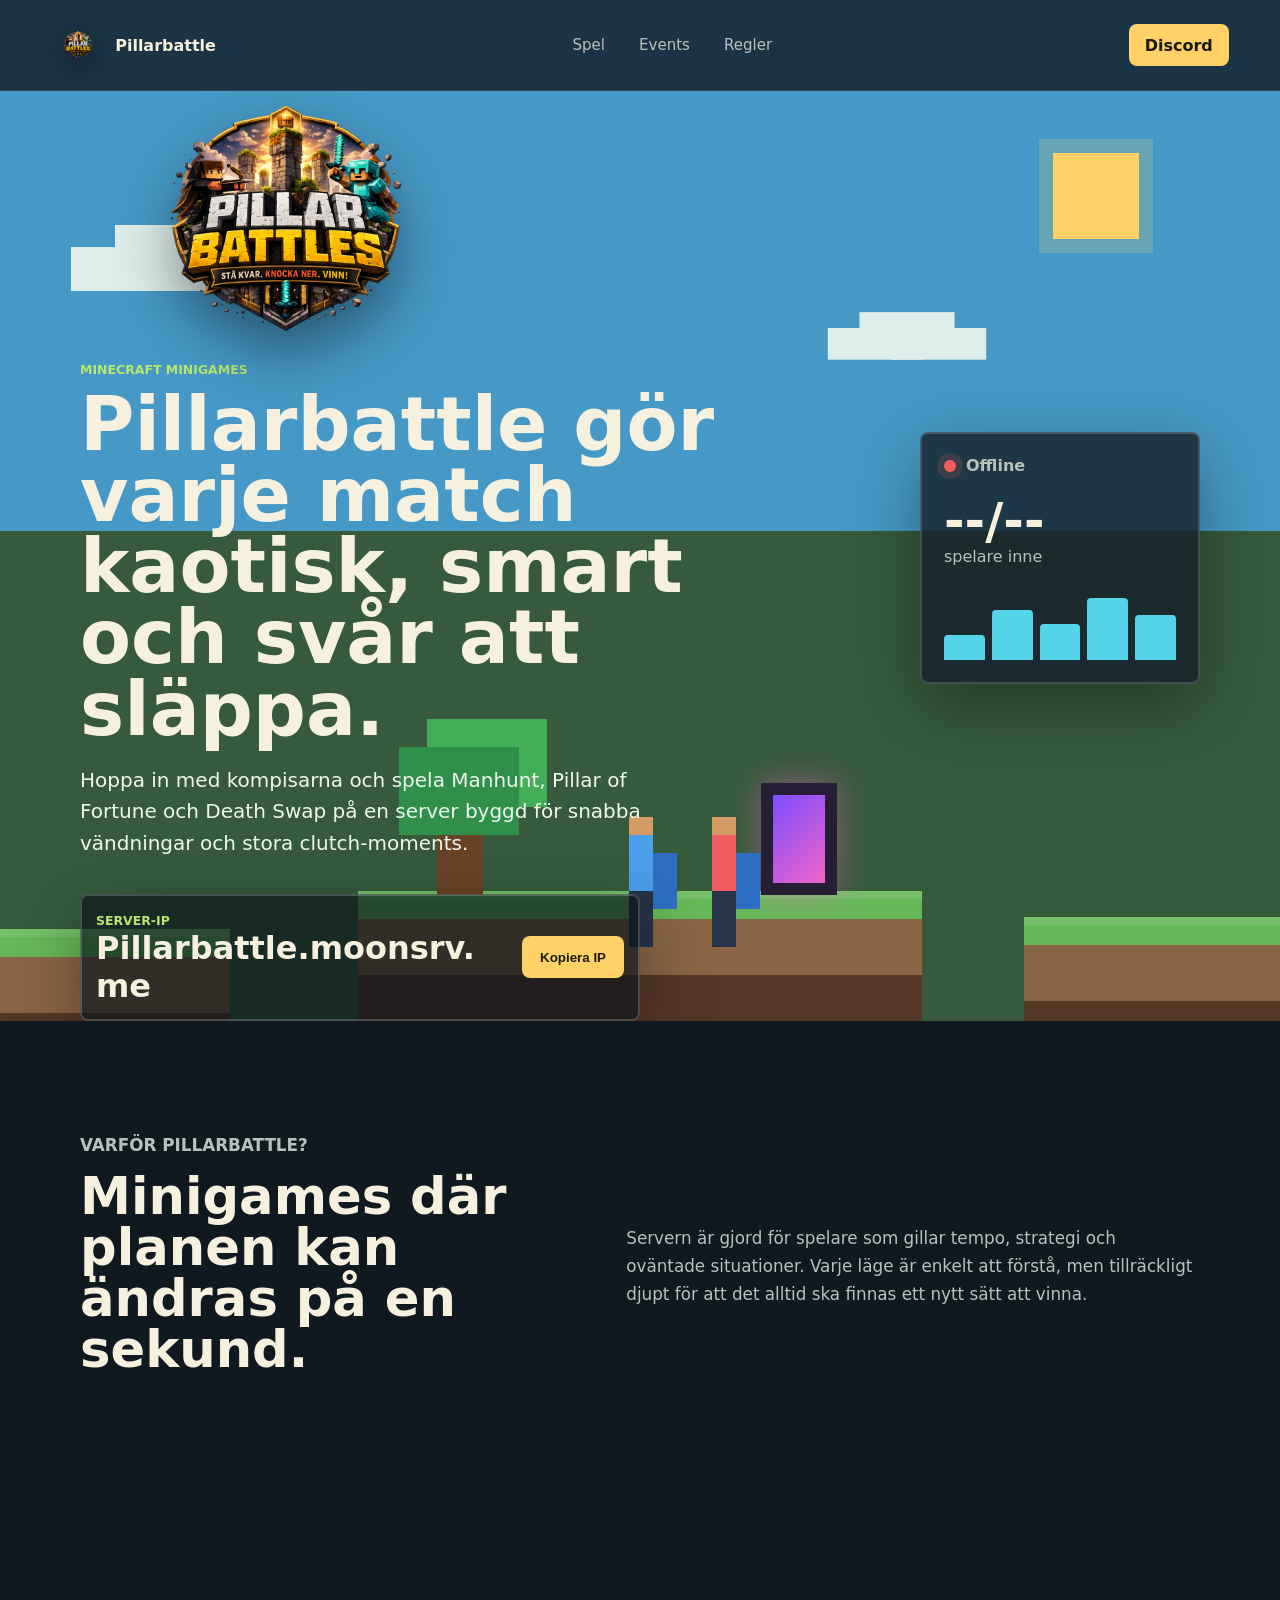
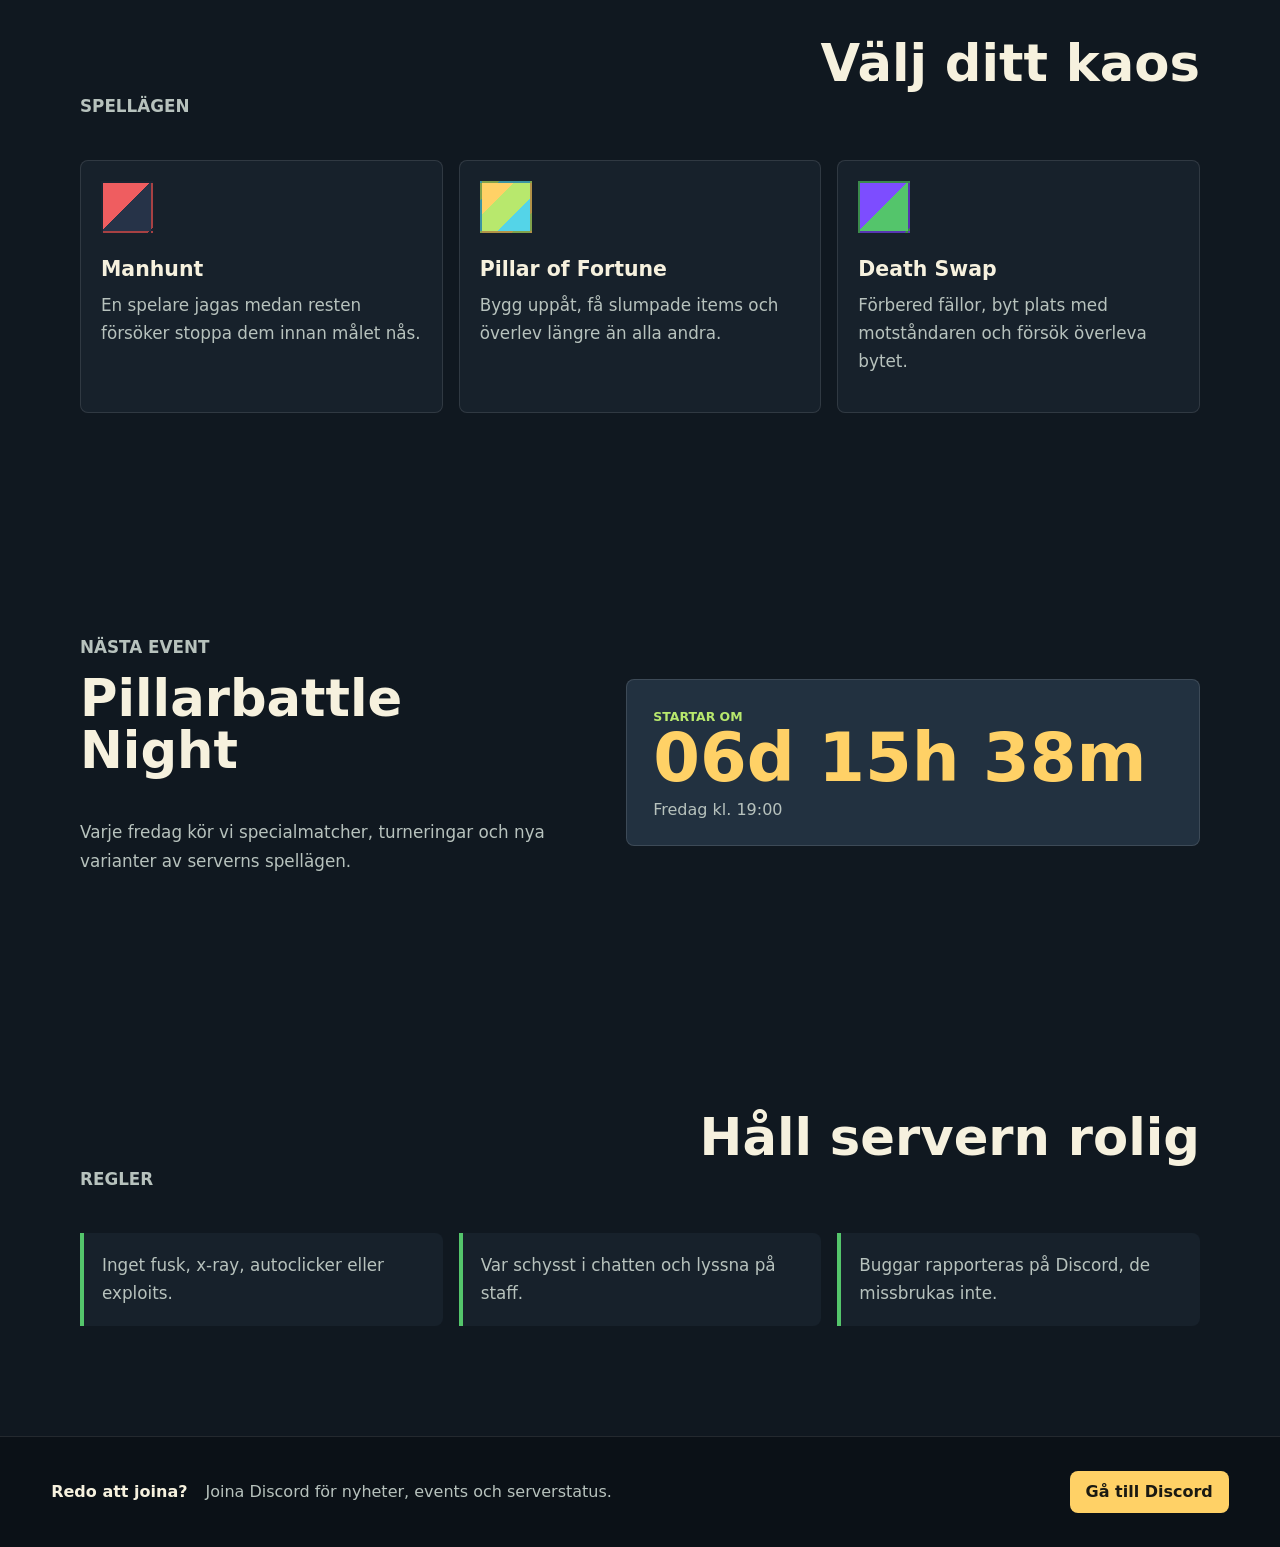
<file: index.html>
<!doctype html>
<html lang="sv">
  <head>
    <meta charset="utf-8">
    <meta name="viewport" content="width=device-width, initial-scale=1">
    <title>Pillarbattle | Minecraft Minigames</title>
    <meta
      name="description"
      content="Pillarbattle är en Minecraft minigames-server med Manhunt, Pillar of Fortune och Death Swap."
    >
    <link rel="stylesheet" href="styles.css">
    <script defer src="script.js"></script>
  </head>
  <body>
    <header class="site-header">
      <a class="brand" href="#top" aria-label="Till startsidan">
        <img class="brand-mark" src="assets/pillarbattle.png" alt="Pillarbattle">
        <span data-content="siteName">Pillarbattle</span>
      </a>
      <nav class="nav" aria-label="Huvudmeny">
        <a href="#spel">Spel</a>
        <a href="#events">Events</a>
        <a href="#regler">Regler</a>
      </nav>
      <a class="discord-link" href="#discord">Discord</a>
    </header>

    <main id="top">
      <section class="hero" aria-labelledby="hero-title">
        <div class="pixel-sky" aria-hidden="true">
          <span class="cloud cloud-one"></span>
          <span class="cloud cloud-two"></span>
          <span class="sun"></span>
        </div>
        <div class="hero-inner">
          <div class="hero-copy">
            <img class="hero-logo" src="assets/pillarbattle.png" alt="Pillarbattle">
            <p class="eyebrow" data-content="heroEyebrow">Minecraft Minigames</p>
            <h1 id="hero-title" data-content="heroTitle">Pillarbattle gör varje match kaotisk, smart och svår att släppa.</h1>
            <p class="hero-text" data-content="heroText">
              Hoppa in med kompisarna och spela Manhunt, Pillar of Fortune och Death Swap på en server byggd för snabba vändningar och stora clutch-moments.
            </p>
            <div class="join-panel" aria-label="Serverinformation">
              <div>
                <span class="label">Server-IP</span>
                <strong id="serverIp" data-content="serverIp">Pillarbattle.moonsrv.me</strong>
              </div>
              <button class="copy-button" type="button" data-copy-target="serverIp">
                Kopiera IP
              </button>
            </div>
          </div>

          <div class="server-card" aria-label="Serverstatus">
            <div class="server-card-top">
              <span class="status-dot status-loading" id="serverStatusDot" aria-hidden="true"></span>
              <span id="serverStatusText">Hämtar status</span>
            </div>
            <strong class="player-count"><span id="playerCount">--</span>/<span id="maxPlayers">--</span></strong>
            <span class="muted">spelare inne</span>
            <div class="mini-bars" aria-hidden="true">
              <span></span>
              <span></span>
              <span></span>
              <span></span>
              <span></span>
            </div>
          </div>
        </div>
        <div class="world-preview" aria-hidden="true">
          <div class="island island-left"></div>
          <div class="island island-main">
            <span class="tree"></span>
            <span class="portal"></span>
            <span class="player player-one"></span>
            <span class="player player-two"></span>
          </div>
          <div class="island island-right"></div>
        </div>
      </section>

      <section class="section intro">
        <div>
          <p class="eyebrow" data-content="introEyebrow">Varför Pillarbattle?</p>
          <h2 data-content="introTitle">Minigames där planen kan ändras på en sekund.</h2>
        </div>
        <p data-content="introText">
          Servern är gjord för spelare som gillar tempo, strategi och oväntade situationer. Varje läge är enkelt att förstå, men tillräckligt djupt för att det alltid ska finnas ett nytt sätt att vinna.
        </p>
      </section>

      <section class="section" id="spel" aria-labelledby="games-title">
        <div class="section-heading">
          <p class="eyebrow">Spellägen</p>
          <h2 id="games-title" data-content="gamesTitle">Välj ditt kaos</h2>
        </div>
        <div class="game-grid" id="gamesGrid">
          <article class="game-card">
            <span class="game-icon manhunt" aria-hidden="true"></span>
            <h3>Manhunt</h3>
            <p>En spelare jagas medan resten försöker stoppa dem innan målet nås.</p>
          </article>
          <article class="game-card">
            <span class="game-icon fortune" aria-hidden="true"></span>
            <h3>Pillar of Fortune</h3>
            <p>Bygg uppåt, få slumpade items och överlev längre än alla andra.</p>
          </article>
          <article class="game-card">
            <span class="game-icon deathswap" aria-hidden="true"></span>
            <h3>Death Swap</h3>
            <p>Förbered fällor, byt plats med motståndaren och försök överleva bytet.</p>
          </article>
        </div>
      </section>

      <section class="section split" id="events">
        <div>
          <p class="eyebrow" data-content="eventEyebrow">Nästa event</p>
          <h2 data-content="eventTitle">Pillarbattle Night</h2>
          <p data-content="eventText">
            Varje fredag kör vi specialmatcher, turneringar och nya varianter av serverns spellägen.
          </p>
        </div>
        <div class="event-box">
          <span class="label">Startar om</span>
          <strong id="eventCountdown">03d 18h 24m</strong>
          <span class="muted">Fredag kl. 19:00</span>
        </div>
      </section>

      <section class="section rules" id="regler" aria-labelledby="rules-title">
        <div class="section-heading">
          <p class="eyebrow">Regler</p>
          <h2 id="rules-title">Håll servern rolig</h2>
        </div>
        <div class="rules-list">
          <p>Inget fusk, x-ray, autoclicker eller exploits.</p>
          <p>Var schysst i chatten och lyssna på staff.</p>
          <p>Buggar rapporteras på Discord, de missbrukas inte.</p>
        </div>
      </section>
    </main>

    <footer class="footer" id="discord">
      <div>
        <strong>Redo att joina?</strong>
        <span data-content="footerText">Joina Discord för nyheter, events och serverstatus.</span>
      </div>
      <a href="https://discord.gg/4K7VNvwytP" target="_blank" rel="noreferrer" data-href="discordUrl">Gå till Discord</a>
    </footer>
    <script src="https://identity.netlify.com/v1/netlify-identity-widget.js"></script>
    <script>
      if (window.netlifyIdentity) {
        window.netlifyIdentity.on("init", (user) => {
          if (!user) {
            window.netlifyIdentity.on("login", () => {
              document.location.href = "/admin/";
            });
          }
        });
      }
    </script>
  </body>
</html>
</file>
<file: styles.css>
:root {
  color-scheme: dark;
  --bg: #101820;
  --surface: #17212b;
  --surface-strong: #223140;
  --text: #f6f1de;
  --muted: #b7c2bd;
  --green: #54c56b;
  --lime: #b8e86d;
  --gold: #ffd166;
  --red: #ef5d60;
  --cyan: #54d4e8;
  --stone: #7f8a8f;
  --shadow: 0 22px 70px rgb(0 0 0 / 0.35);
  font-family: Inter, ui-sans-serif, system-ui, -apple-system, BlinkMacSystemFont, "Segoe UI", sans-serif;
}

* {
  box-sizing: border-box;
}

html {
  scroll-behavior: smooth;
}

body {
  margin: 0;
  background: var(--bg);
  color: var(--text);
}

a {
  color: inherit;
  text-decoration: none;
}

.site-header {
  position: fixed;
  z-index: 20;
  top: 0;
  left: 0;
  right: 0;
  display: flex;
  align-items: center;
  justify-content: space-between;
  gap: 18px;
  padding: 18px clamp(18px, 4vw, 54px);
  background: rgb(16 24 32 / 0.78);
  border-bottom: 1px solid rgb(255 255 255 / 0.08);
  backdrop-filter: blur(14px);
}

.brand,
.nav,
.discord-link {
  display: flex;
  align-items: center;
}

.brand {
  gap: 10px;
  font-weight: 800;
}

.brand-mark {
  width: 54px;
  height: 54px;
  object-fit: contain;
  filter: drop-shadow(0 8px 14px rgb(0 0 0 / 0.45));
}

.nav {
  gap: clamp(14px, 3vw, 34px);
  color: var(--muted);
  font-size: 0.94rem;
}

.nav a:hover,
.discord-link:hover {
  color: var(--text);
}

.discord-link,
.copy-button,
.footer a {
  min-height: 42px;
  border: 0;
  border-radius: 8px;
  background: var(--gold);
  color: #1b1a12;
  font-weight: 800;
  cursor: pointer;
}

.discord-link {
  padding: 11px 16px;
}

.hero {
  position: relative;
  min-height: 92vh;
  overflow: hidden;
  background:
    linear-gradient(180deg, rgb(73 160 207 / 0.95) 0 52%, #365a3b 52% 100%);
}

.hero-inner {
  position: relative;
  z-index: 3;
  display: grid;
  grid-template-columns: minmax(0, 1fr) 280px;
  align-items: center;
  gap: clamp(24px, 5vw, 72px);
  width: min(1120px, calc(100% - 36px));
  min-height: 76vh;
  margin: 0 auto;
  padding-top: 96px;
}

.hero-copy {
  max-width: 740px;
}

.hero-logo {
  display: block;
  width: min(440px, 92vw);
  margin: 0 0 18px -14px;
  filter: drop-shadow(0 28px 30px rgb(0 0 0 / 0.42));
}

.eyebrow,
.label {
  margin: 0 0 12px;
  color: var(--lime);
  font-size: 0.78rem;
  font-weight: 900;
  letter-spacing: 0;
  text-transform: uppercase;
}

h1,
h2,
h3,
p {
  margin-top: 0;
}

h1 {
  max-width: 780px;
  margin-bottom: 20px;
  font-size: clamp(2.35rem, 5.8vw, 4.9rem);
  line-height: 0.96;
  letter-spacing: 0;
}

h2 {
  font-size: clamp(2rem, 4vw, 3.6rem);
  line-height: 1;
  letter-spacing: 0;
}

h3 {
  margin-bottom: 10px;
  font-size: 1.28rem;
}

.hero-text {
  max-width: 620px;
  color: #eef8ee;
  font-size: clamp(1rem, 2vw, 1.25rem);
  line-height: 1.58;
}

.join-panel {
  display: flex;
  align-items: center;
  justify-content: space-between;
  gap: 16px;
  width: min(560px, 100%);
  margin-top: 34px;
  padding: 14px;
  border: 2px solid rgb(255 255 255 / 0.2);
  border-radius: 8px;
  background: rgb(10 20 26 / 0.68);
  box-shadow: var(--shadow);
}

.join-panel strong {
  display: block;
  overflow-wrap: anywhere;
  font-size: clamp(1.25rem, 4vw, 2rem);
}

.copy-button {
  flex: 0 0 auto;
  padding: 0 18px;
}

.server-card {
  align-self: center;
  padding: 22px;
  border: 2px solid rgb(255 255 255 / 0.17);
  border-radius: 8px;
  background: rgb(23 33 43 / 0.82);
  box-shadow: var(--shadow);
}

.server-card-top {
  display: flex;
  align-items: center;
  gap: 10px;
  color: var(--muted);
  font-weight: 800;
}

.status-dot {
  width: 12px;
  height: 12px;
  border-radius: 999px;
  background: var(--green);
  box-shadow: 0 0 0 7px rgb(84 197 107 / 0.15);
}

.status-offline {
  background: var(--red);
  box-shadow: 0 0 0 7px rgb(239 93 96 / 0.15);
}

.status-loading {
  background: var(--gold);
  box-shadow: 0 0 0 7px rgb(255 209 102 / 0.15);
}

.player-count {
  display: block;
  margin-top: 22px;
  font-size: 3.1rem;
  line-height: 1;
}

.muted {
  color: var(--muted);
}

.mini-bars {
  display: grid;
  grid-template-columns: repeat(5, 1fr);
  align-items: end;
  gap: 7px;
  height: 70px;
  margin-top: 24px;
}

.mini-bars span {
  border-radius: 4px 4px 0 0;
  background: var(--cyan);
}

.mini-bars span:nth-child(1) { height: 36%; }
.mini-bars span:nth-child(2) { height: 72%; }
.mini-bars span:nth-child(3) { height: 52%; }
.mini-bars span:nth-child(4) { height: 88%; }
.mini-bars span:nth-child(5) { height: 64%; }

.pixel-sky,
.world-preview {
  position: absolute;
  inset: 0;
  pointer-events: none;
}

.cloud,
.sun,
.island,
.tree,
.portal,
.player {
  position: absolute;
  image-rendering: pixelated;
}

.sun {
  top: 15%;
  right: 11%;
  width: 86px;
  height: 86px;
  background: var(--gold);
  box-shadow: 0 0 0 14px rgb(255 209 102 / 0.18);
}

.cloud {
  width: 132px;
  height: 44px;
  background: #eef8ee;
  box-shadow: 44px 22px 0 #eef8ee, -44px 22px 0 #eef8ee;
  opacity: 0.9;
}

.cloud-one {
  top: 22%;
  left: 9%;
}

.cloud-two {
  top: 30%;
  right: 24%;
  transform: scale(0.72);
}

.world-preview {
  z-index: 2;
}

.island {
  bottom: 0;
  height: 130px;
  background:
    linear-gradient(#65b957 0 28px, #8a6546 28px 84px, #553726 84px);
  box-shadow: inset 0 8px 0 rgb(255 255 255 / 0.1);
}

.island-main {
  left: 28%;
  width: 44%;
  min-width: 360px;
}

.island-left {
  left: -4%;
  width: 22%;
  height: 92px;
}

.island-right {
  right: -3%;
  width: 23%;
  height: 104px;
}

.tree {
  left: 14%;
  bottom: 126px;
  width: 46px;
  height: 78px;
  background: #694326;
}

.tree::before {
  content: "";
  position: absolute;
  left: -38px;
  top: -70px;
  width: 120px;
  height: 88px;
  background: #2f8f4b;
  box-shadow: 28px -28px 0 #43ad58;
}

.portal {
  right: 15%;
  bottom: 126px;
  width: 76px;
  height: 112px;
  border: 12px solid #251e34;
  background: linear-gradient(135deg, #7d4dff, #f064c8);
  box-shadow: 0 0 34px rgb(240 100 200 / 0.45);
}

.player {
  bottom: 130px;
  width: 24px;
  height: 56px;
  background: #4b9eea;
  box-shadow: 0 -18px 0 #d59b66, 0 56px 0 #263348, 24px 18px 0 #2e6fc3;
}

.player-one {
  left: 48%;
}

.player-two {
  right: 33%;
  background: #ef5d60;
}

.section {
  width: min(1120px, calc(100% - 36px));
  margin: 0 auto;
  padding: clamp(64px, 10vw, 110px) 0;
}

.intro,
.split {
  display: grid;
  grid-template-columns: 0.9fr 1.1fr;
  gap: clamp(24px, 6vw, 78px);
  align-items: center;
}

.section p {
  color: var(--muted);
  font-size: 1.05rem;
  line-height: 1.68;
}

.section-heading {
  display: flex;
  align-items: end;
  justify-content: space-between;
  gap: 20px;
  margin-bottom: 28px;
}

.game-grid {
  display: grid;
  grid-template-columns: repeat(3, minmax(0, 1fr));
  gap: 16px;
}

.game-card {
  min-height: 235px;
  padding: 20px;
  border: 1px solid rgb(255 255 255 / 0.11);
  border-radius: 8px;
  background: var(--surface);
}

.game-icon {
  display: block;
  width: 52px;
  height: 52px;
  margin-bottom: 24px;
  image-rendering: pixelated;
  border: 2px solid rgb(0 0 0 / 0.3);
}

.manhunt { background: linear-gradient(135deg, var(--red) 0 48%, #263348 48%); }
.fortune { background: linear-gradient(135deg, var(--gold) 0 33%, var(--lime) 33% 66%, var(--cyan) 66%); }
.deathswap { background: linear-gradient(135deg, #7d4dff 0 48%, var(--green) 48%); }

.event-box {
  padding: 26px;
  border-radius: 8px;
  background: var(--surface-strong);
  border: 1px solid rgb(255 255 255 / 0.12);
}

.event-box strong {
  display: block;
  margin-bottom: 8px;
  color: var(--gold);
  font-size: clamp(2.1rem, 6vw, 4.2rem);
  line-height: 1;
}

.rules-list {
  display: grid;
  grid-template-columns: repeat(3, minmax(0, 1fr));
  gap: 16px;
}

.rules-list p {
  margin: 0;
  padding: 18px;
  border-left: 4px solid var(--green);
  background: var(--surface);
  border-radius: 0 8px 8px 0;
}

.footer {
  display: flex;
  justify-content: space-between;
  gap: 20px;
  padding: 34px clamp(18px, 4vw, 54px);
  background: #0b1117;
  border-top: 1px solid rgb(255 255 255 / 0.1);
}

.footer div,
.footer a {
  display: flex;
  align-items: center;
}

.footer div {
  flex-wrap: wrap;
  gap: 10px 18px;
}

.footer span {
  color: var(--muted);
}

.footer a {
  flex: 0 0 auto;
  padding: 0 16px;
}

@media (max-width: 860px) {
  .site-header {
    position: absolute;
    flex-wrap: wrap;
  }

  .nav {
    order: 3;
    width: 100%;
    justify-content: space-between;
  }

  .hero-inner,
  .intro,
  .split {
    grid-template-columns: 1fr;
  }

  .hero-inner {
    padding-top: 145px;
    padding-bottom: 170px;
  }

  .server-card {
    width: min(360px, 100%);
  }

  .game-grid,
  .rules-list {
    grid-template-columns: repeat(2, minmax(0, 1fr));
  }

  .island-main {
    left: 7%;
    width: 86%;
    min-width: 0;
  }

  .island-left,
  .island-right {
    display: none;
  }
}

@media (max-width: 560px) {
  .brand span {
    display: none;
  }

  .discord-link {
    display: none;
  }

  .hero-logo {
    width: min(340px, 96vw);
    margin-left: -10px;
  }

  .join-panel {
    align-items: stretch;
    flex-direction: column;
  }

  .copy-button {
    width: 100%;
  }

  .game-grid,
  .rules-list {
    grid-template-columns: 1fr;
  }

  .footer {
    flex-direction: column;
  }

  .footer a {
    justify-content: center;
    width: 100%;
  }

  .cloud-two,
  .sun {
    display: none;
  }
}
</file>
